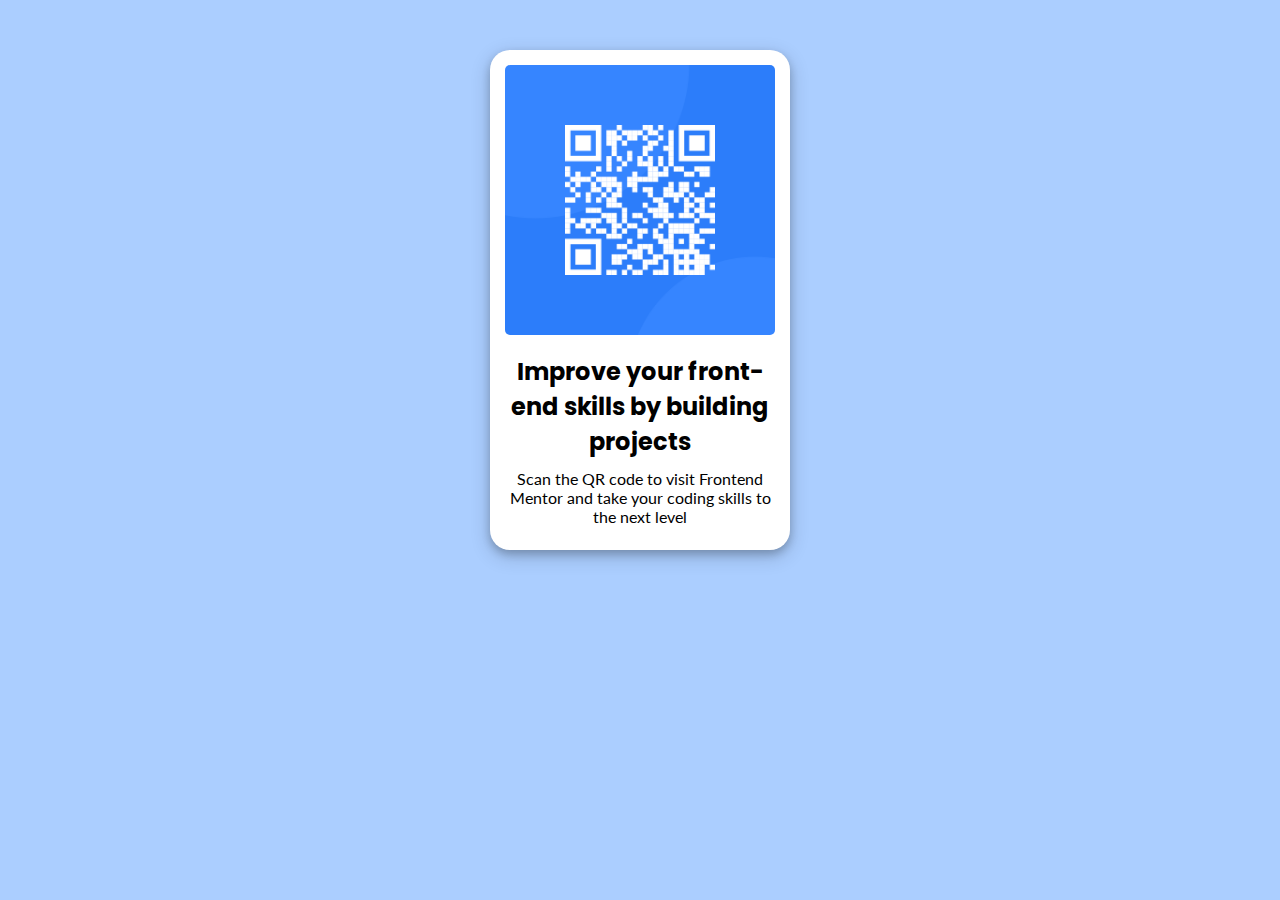
<file: QRCODE/index.html>
<!DOCTYPE html>
<html lang="en">
<head>
    <meta charset="UTF-8">
    <meta name="viewport" content="width=device-width, initial-scale=1.0">
    <title>QR Code</title>
    <link rel="stylesheet" href="../QRCODE/styles.css">
</head>
<body>
    <header>

    </header>

    <main>
       <div class="card">
        <img src="../QRCODE/qr-code-component-main/images/image-qr-code.png" class="QR" alt="">
        <h2 class="card-title">Improve your front-end skills by building projects</h2>
         <p class="card-text">Scan the QR code to visit Frontend Mentor and take your coding skills to the next level</p>
       </div>
    </main>

    <footer>

    </footer>
</body>
</html>
</file>
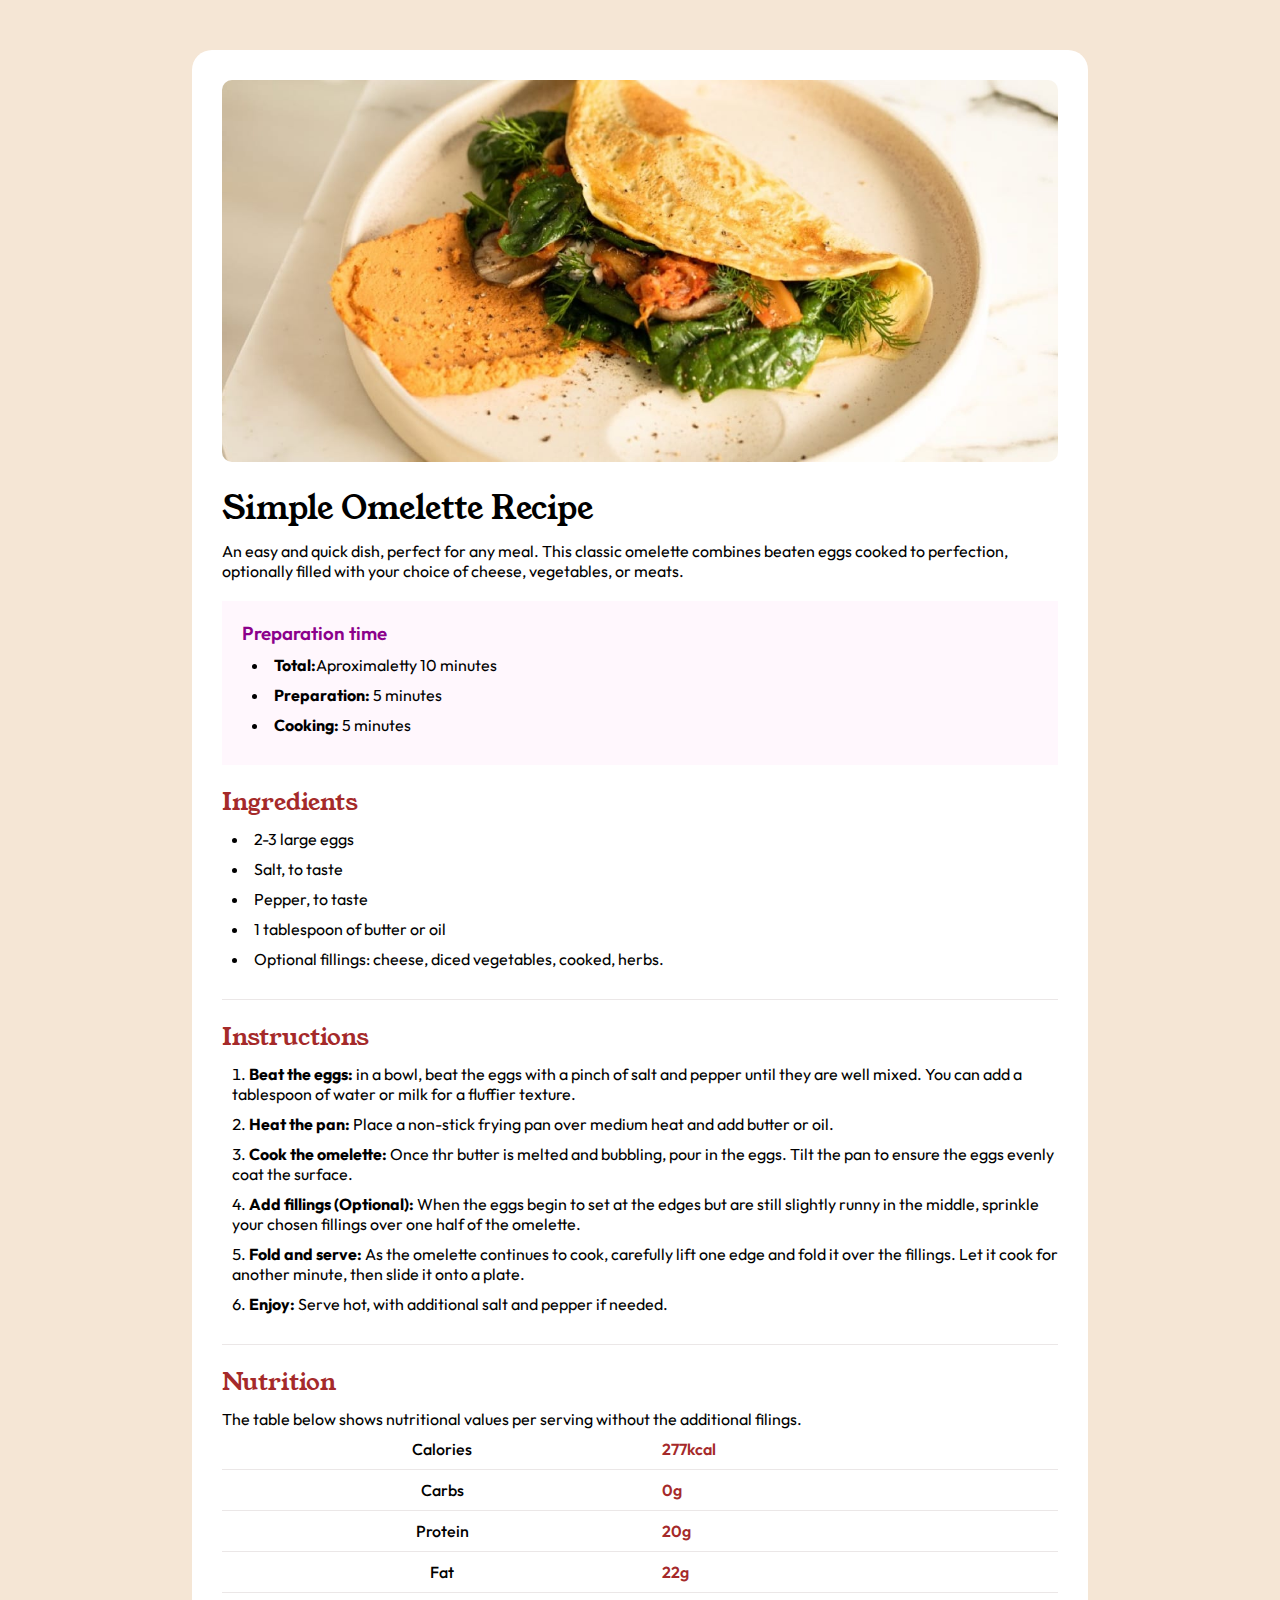
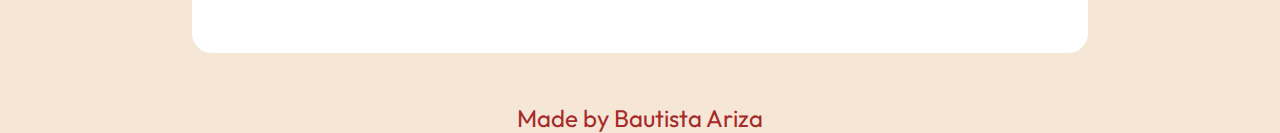
<file: RecipePage/index.html>
<!DOCTYPE html>
<html lang="en">

<head>
    <meta charset="UTF-8">
    <meta name="viewport" content="width=device-width, initial-scale=1.0">
    <title>Recipe Page</title>
    <link rel="stylesheet" href="../RecipePage/styles.css">
</head>

<body>
    <div class="card">
        <img src="../RecipePage/recipe-page-main/assets/images/image-omelette.jpeg" class="img" alt="">
        <div class="list">
            <h1>Simple Omelette Recipe</h1>
            <p>An easy and quick dish, perfect for any meal. This classic omelette combines beaten eggs cooked to
                perfection, optionally filled with your choice of cheese, vegetables, or meats.</p>
        </div>

        <div class="list" id="bg-violet">
            <h3 class="outfit">Preparation time</h3>

            <ul class="list-text">
                <li><b>Total:</b>Aproximaletty 10 minutes</li>
                <li><b>Preparation:</b> 5 minutes</li>
                <li><b>Cooking:</b> 5 minutes</li>
            </ul>
        </div>

        <div class="list border">
            <h2 class="">Ingredients</h2>

            <ul class="list-text puntos">
                <li>2-3 large eggs</li>
                <li>Salt, to taste</li>
                <li>Pepper, to taste</li>
                <li>1 tablespoon of butter or oil</li>
                <li>Optional fillings: cheese, diced vegetables, cooked, herbs.</li>
            </ul>
        </div>


        <div class="list border">
            <h2>Instructions</h2>

            <ol class="list-text">
                <li><b>Beat the eggs:</b> in a bowl, beat the eggs with a pinch of salt and pepper until they are well mixed.
                    You can add a tablespoon of water or milk for a fluffier texture.</li>
                <li><b>Heat the pan:</b> Place a non-stick frying pan over medium heat and add butter or oil.</li>
                <li><b>Cook the omelette:</b> Once thr butter is melted and bubbling, pour in the eggs. Tilt the pan to ensure
                    the eggs evenly coat the surface.</li>
                <li><b>Add fillings (Optional):</b> When the eggs begin to set at the edges but are still slightly runny in the
                    middle, sprinkle your chosen fillings over one half of the omelette.</li>
                <li><b>Fold and serve:</b> As the omelette continues to cook, carefully lift one edge and fold it over the
                    fillings. Let it cook for another minute, then slide it onto a plate.</li>
                <li><b>Enjoy:</b> Serve hot, with additional salt and pepper if needed.</li>
            </ol>
        </div>


        <div class="list">
            <h2 class="nutrition">Nutrition</h2>

            <div class="left">
                <p>The table below shows nutritional values per serving without the additional filings.</p>

                <table>
                    <tr>
                        <th>Calories</th>
                        <td>277kcal</td>
                    </tr>
                    <tr>
                        <th>Carbs</th>
                        <td>0g</td>
                    </tr>
                    <tr>
                        <th>Protein</th>
                        <td>20g</td>
                    </tr>
                    <tr>
                        <th>Fat</th>
                        <td>22g</td>
                    </tr>
                </table>
            </div>
        </div>
    </div>
     
    <footer>
        <h2 class="me">Made by Bautista Ariza</h2>
    </footer>
</body>

</html>
</file>
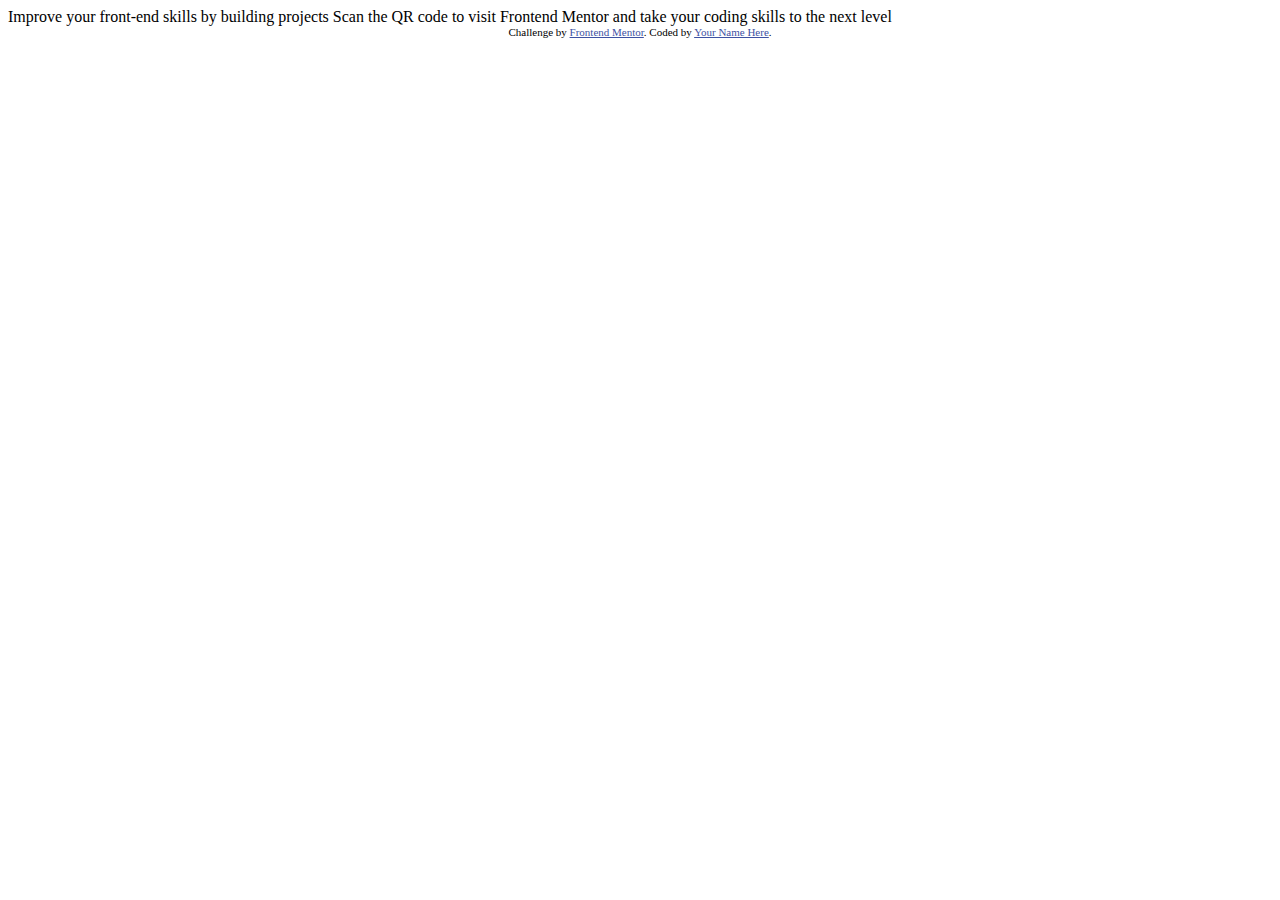
<file: QRCODE/qr-code-component-main/index.html>
<!DOCTYPE html>
<html lang="en">
<head>
  <meta charset="UTF-8">
  <meta name="viewport" content="width=device-width, initial-scale=1.0"> <!-- displays site properly based on user's device -->

  <link rel="icon" type="image/png" sizes="32x32" href="./images/favicon-32x32.png">
  
  <title>Frontend Mentor | QR code component</title>

  <!-- Feel free to remove these styles or customise in your own stylesheet 👍 -->
  <style>
    .attribution { font-size: 11px; text-align: center; }
    .attribution a { color: hsl(228, 45%, 44%); }
  </style>
</head>
<body>

  Improve your front-end skills by building projects

  Scan the QR code to visit Frontend Mentor and take your coding skills to the next level
  
  <div class="attribution">
    Challenge by <a href="https://www.frontendmentor.io?ref=challenge" target="_blank">Frontend Mentor</a>. 
    Coded by <a href="#">Your Name Here</a>.
  </div>
</body>
</html>
</file>
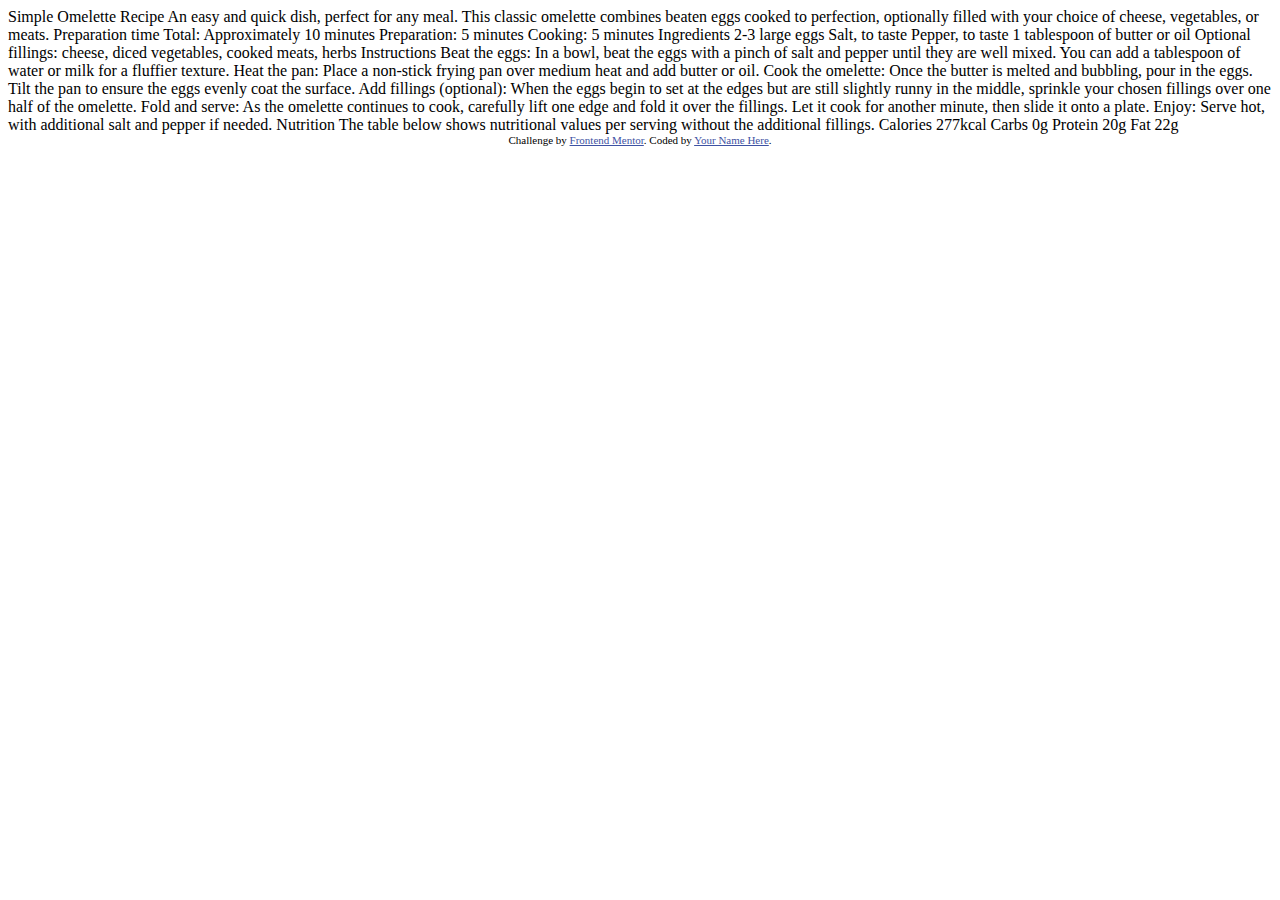
<file: RecipePage/recipe-page-main/index.html>
<!DOCTYPE html>
<html lang="en">
<head>
  <meta charset="UTF-8">
  <meta name="viewport" content="width=device-width, initial-scale=1.0"> <!-- displays site properly based on user's device -->

  <link rel="icon" type="image/png" sizes="32x32" href="./assets/images/favicon-32x32.png">
  
  <title>Frontend Mentor | Recipe page</title>

  <!-- Feel free to remove these styles or customise in your own stylesheet 👍 -->
  <style>
    .attribution { font-size: 11px; text-align: center; }
    .attribution a { color: hsl(228, 45%, 44%); }
  </style>
</head>
<body>

  Simple Omelette Recipe

  An easy and quick dish, perfect for any meal. This classic omelette combines beaten eggs cooked 
  to perfection, optionally filled with your choice of cheese, vegetables, or meats.

  Preparation time

  Total: Approximately 10 minutes
  Preparation: 5 minutes
  Cooking: 5 minutes

  Ingredients

  2-3 large eggs
  Salt, to taste
  Pepper, to taste
  1 tablespoon of butter or oil
  Optional fillings: cheese, diced vegetables, cooked meats, herbs

  Instructions

  Beat the eggs: In a bowl, beat the eggs with a pinch of salt and pepper until they are well mixed. 
  You can add a tablespoon of water or milk for a fluffier texture.

  Heat the pan: Place a non-stick frying pan over medium heat and add butter or oil.

  Cook the omelette: Once the butter is melted and bubbling, pour in the eggs. Tilt the pan to ensure 
  the eggs evenly coat the surface.

  Add fillings (optional): When the eggs begin to set at the edges but are still slightly runny in the 
  middle, sprinkle your chosen fillings over one half of the omelette.

  Fold and serve: As the omelette continues to cook, carefully lift one edge and fold it over the 
  fillings. Let it cook for another minute, then slide it onto a plate.

  Enjoy: Serve hot, with additional salt and pepper if needed.

  Nutrition

  The table below shows nutritional values per serving without the additional fillings.

  Calories
  277kcal

  Carbs
  0g

  Protein
  20g

  Fat
  22g
  
  <div class="attribution">
    Challenge by <a href="https://www.frontendmentor.io?ref=challenge" target="_blank">Frontend Mentor</a>. 
    Coded by <a href="#">Your Name Here</a>.
  </div>
</body>
</html>
</file>
<file: QRCODE/styles.css>
@import url('https://fonts.googleapis.com/css2?family=Poppins:ital,wght@0,100;0,200;0,300;0,400;0,500;0,600;0,700;0,800;0,900;1,100;1,200;1,300;1,400;1,500;1,600;1,700;1,800;1,900&display=swap');
@import url('https://fonts.googleapis.com/css2?family=Lato:ital,wght@0,100;0,300;0,400;0,700;0,900;1,100;1,300;1,400;1,700;1,900&family=Poppins:ital,wght@0,100;0,200;0,300;0,400;0,500;0,600;0,700;0,800;0,900;1,100;1,200;1,300;1,400;1,500;1,600;1,700;1,800;1,900&display=swap');

* {
    margin: 0;
    padding: 0;
    box-sizing: border-box;
}

body {
    background-color: rgb(171, 206, 255);
}

.card{
    width: 300px;
    height: 500px;
    background-color: rgb(255, 255, 255);
    border-radius: 20px;
    box-shadow: 0 4px 8px 0 rgba(0, 0, 0, 0.2), 0 6px 20px 0 rgba(0, 0, 0, 0.19);
    margin: 50px auto;
    text-align: center;
}

.card-title, .card-text {
    padding-bottom: 10px;
    width: 90%;
    margin: 0 auto;
}

.card-title {
    font-family: "Poppins", sans-serif;
    font-weight: bold;
    font-style: normal;
}

.card-text {
  font-family: "Lato", sans-serif;
  font-weight: 400;
  font-style: normal;
}

.QR{
    width: 300px;
    height: 300px;
    border-radius: 20px;
    padding: 15px;
}
</file>
<file: RecipePage/styles.css>
@import url('https://fonts.googleapis.com/css2?family=Outfit:wght@100..900&family=Young+Serif&display=swap');
* {
    margin: 0;
    padding: 0;
    box-sizing: border-box;
}

body {
    background-color: rgb(245, 230, 213);
}

.img {
    width: 100%;
    border-radius: 10px;
}


.card {
    background-color: white;
    width: 70%;
    padding: 30px;
    margin: 50px auto;
    border-radius: 20px;
    /* box-shadow: 0 0 50px 3px  rgba(0, 0, 0, 0.5); */
}

/* TITULO PRINCIPAL */
h1 {
    font-family: "Young Serif", serif;
    font-weight: 400;
    font-style: normal;
}

.list h1 {
    padding-bottom: 10px;
}

/* TITULOS H2 */
h2 {
    color: brown;
    font-family: "Young Serif", serif;
    font-weight: 400;
    font-style: normal;
}

/* TITULO H3 */
.outfit {
    color: darkmagenta;
    font-family: "Outfit", sans-serif;
    font-optical-sizing: auto;
    font-weight: 600;
    font-style: normal;
}

/* FONDO TITULO H3 */
#bg-violet {
    background-color: rgb(255, 247, 253);
    padding: 20px;
}

/* MODIFICACIONES A LAS LISTAS DEL PROYECTO */
.list {
    padding: 20px 0;
    list-style-position: inside;
}

/*ESPACIADO DE LOS TEXTOS DE LAS LISTAS DEL PROYECTO */
.list-text {
    padding-top: 10px;
    padding-left: 10px;
}

/* FUENTES DE LETRAS PARA LISTAS Y TABLA */
ul>li, ol>li, span, p, th, td {
    font-family: "Outfit", sans-serif;
    font-optical-sizing: auto;
    font-weight: light;
    font-style: normal;  
}

/* ESPACIADO ENTRE LISTAS Y TABLA */
ul>li, ol>li {
    padding-bottom: 10px;
}

/* DISEÑO DE LA TABLA */
table {
    border-collapse: separate;
    width: 100%;  
    border-spacing: 0 10px;  
}

/* ESPACIADO AL TITULO DE LA TABLA */
h2.nutrition {
    padding-bottom: 10px;
}

/* GROSOR PARA LAS LETRAS DE LA TABLA */
table tr>th {
    font-weight: 500;
}

/* BORDES DE LA TABLA */
tr>th, td {
    border-bottom: 1px solid  rgb(235, 231, 231);
    padding-bottom: 10px;   
}

/* COLOR Y GROSOR PARA LOS NUMEROS DE LA TABLA */
tr td {
    color: brown;
    font-weight: 600;
}

/*  */
.border {
    border-bottom: 1px solid rgb(235, 231, 231);
}

.me {
    text-align: center;
    font-family: "Outfit", sans-serif;
    font-optical-sizing: auto;
    font-weight: light;
    font-style: normal;  
}
</file>
